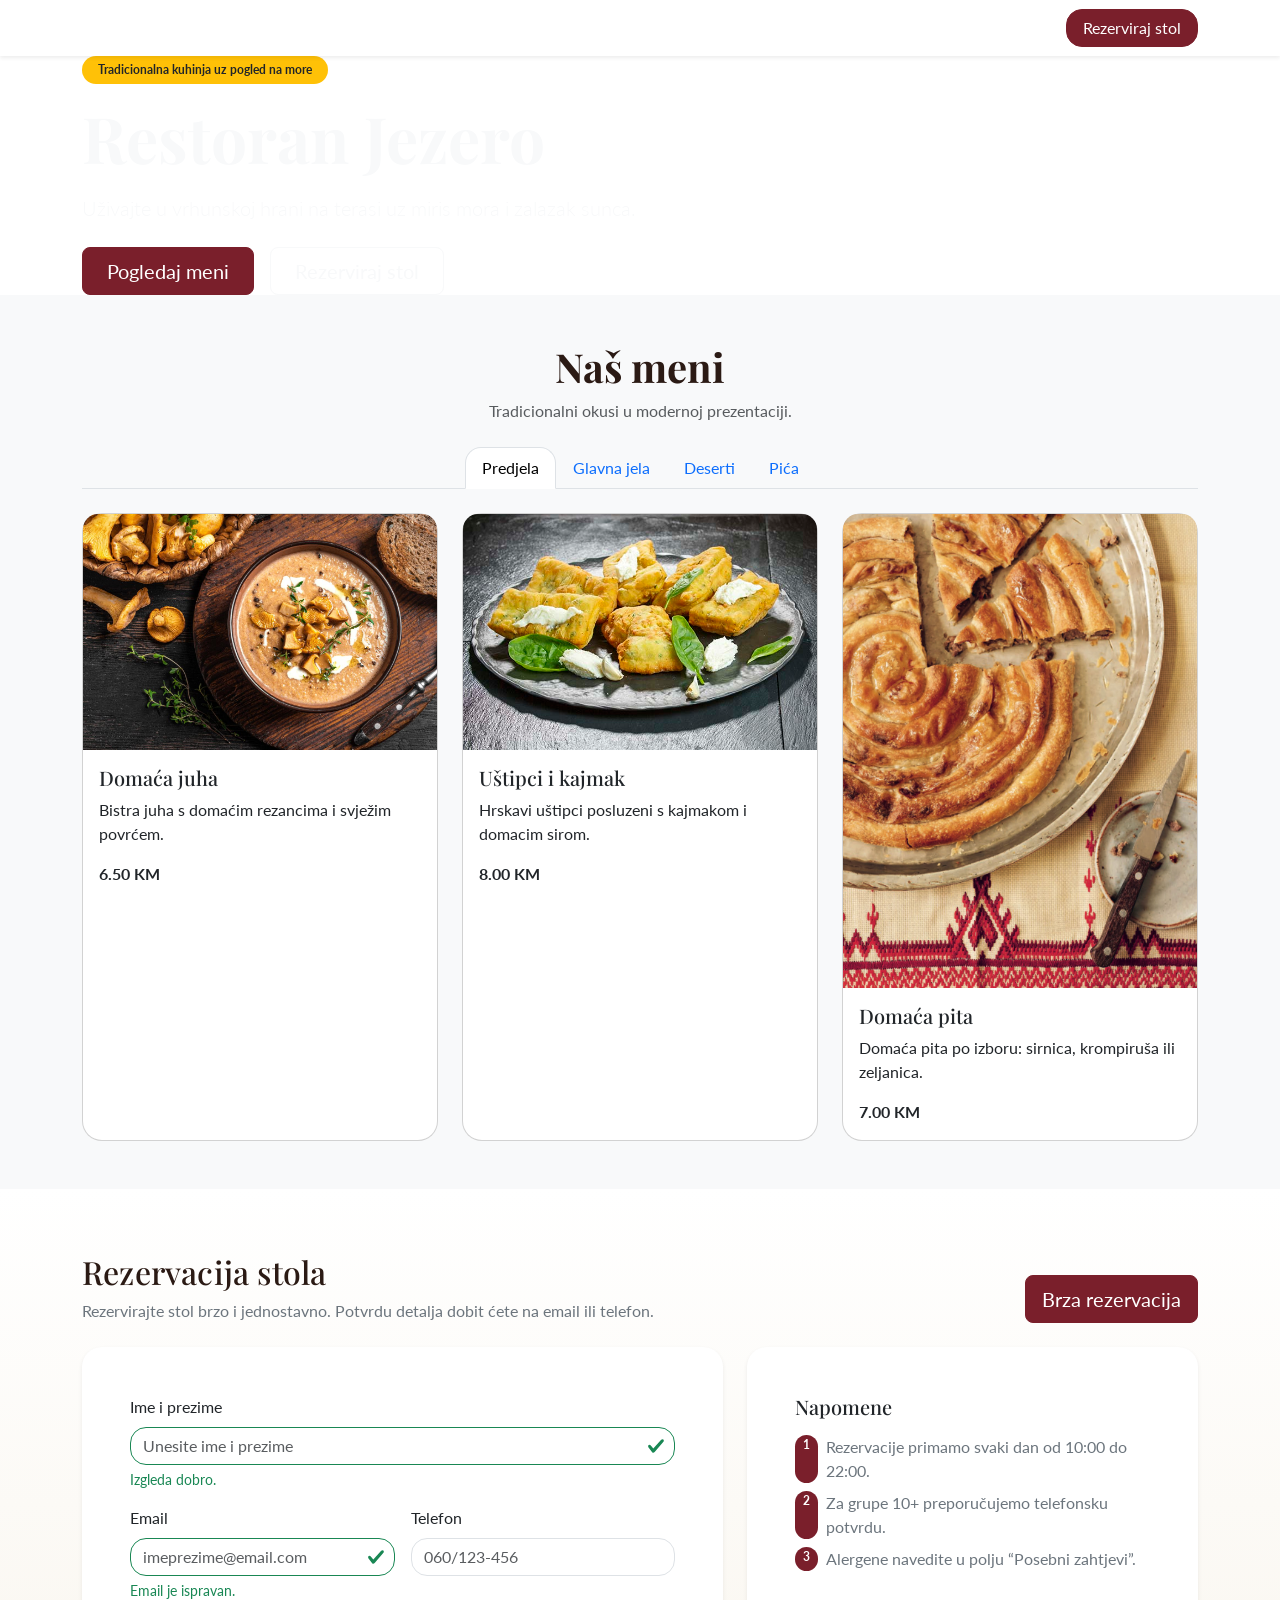
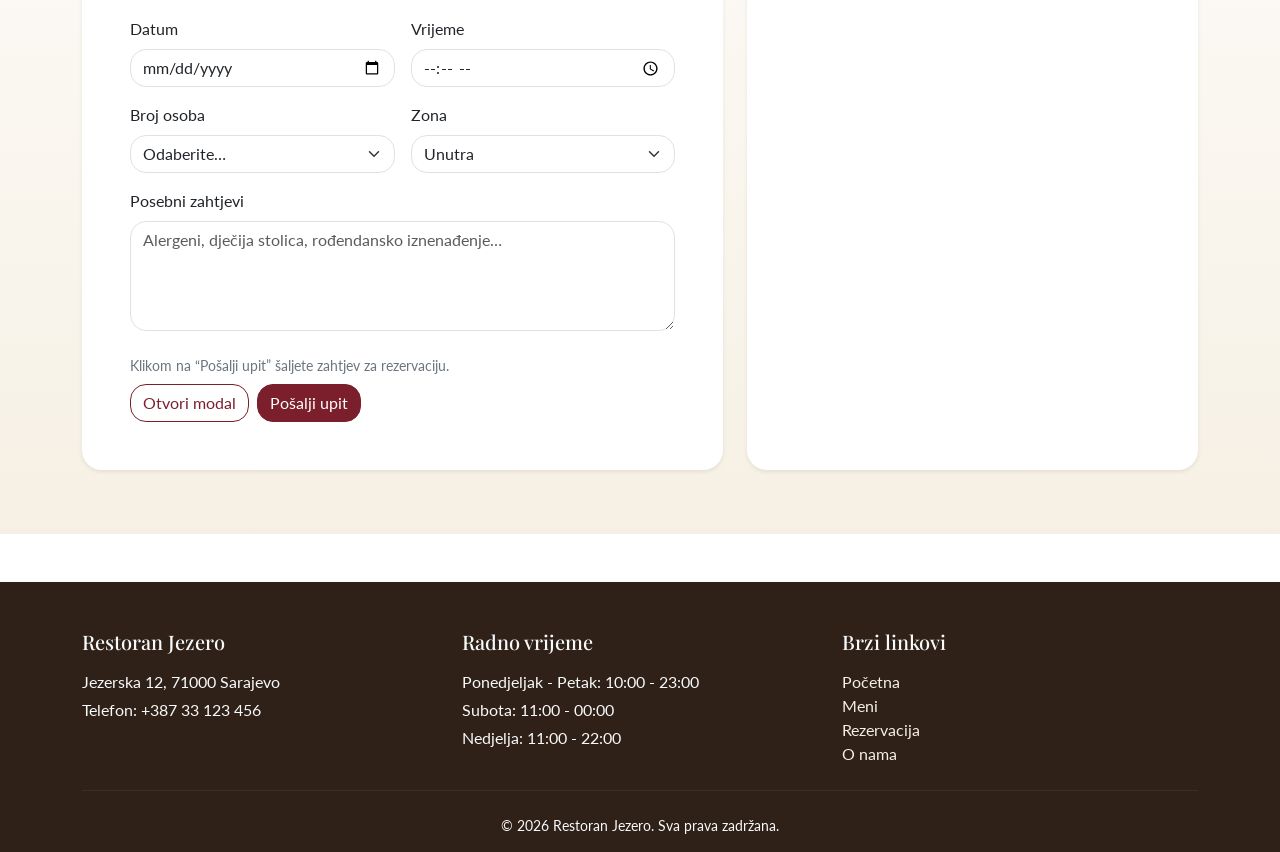
<file: index.html>
<!DOCTYPE html>
<html lang="hr">
<head>
    <meta charset="UTF-8">
    <meta name="viewport" content="width=device-width, initial-scale=1.0">
    <title>Restoran Jezero</title>
    <link href="https://cdn.jsdelivr.net/npm/bootstrap@5.3.3/dist/css/bootstrap.min.css" rel="stylesheet">
    <link rel="stylesheet" href="style.css">
</head>
<body>

    <!-- ============================================
         NAVIGACIJA — radi: [Luka Pasalic - Lead Dev]
         Branch: feature/navigacija
         ============================================ -->

    <nav id="pocetna" class="navbar navbar-expand-lg navbar-dark bg-jezero-nav sticky-top shadow-sm">
        <div class="container">
            <a class="navbar-brand fw-bold" href="#pocetna">Restoran Jezero</a>
            <button class="navbar-toggler" type="button" data-bs-toggle="collapse" data-bs-target="#mainNavbar"
                aria-controls="mainNavbar" aria-expanded="false" aria-label="Toggle navigation">
                <span class="navbar-toggler-icon"></span>
            </button>

            <div class="collapse navbar-collapse" id="mainNavbar">
                <ul class="navbar-nav ms-auto mb-2 mb-lg-0 align-items-lg-center">
                    <li class="nav-item">
                        <a class="nav-link active" aria-current="page" href="#pocetna">Početna</a>
                    </li>
                    <li class="nav-item">
                        <a class="nav-link" href="#meni">Meni</a>
                    </li>
                    <li class="nav-item">
                        <a class="nav-link" href="#rezervacija">Rezervacija</a>
                    </li>
                    <li class="nav-item">
                        <a class="nav-link" href="#o-nama">O nama</a>
                    </li>
                    <li class="nav-item">
                        <a class="nav-link" href="#kontakt">Kontakt</a>
                    </li>
                    <li class="nav-item ms-lg-3 mt-2 mt-lg-0">
                        <button class="btn btn-primary px-3" type="button" data-bs-toggle="modal" data-bs-target="#rezervacijaModal">
                            Rezerviraj stol
                        </button>
                    </li>
                </ul>
            </div>
        </div>
    </nav>
    <!-- TODO: Navbar s logom "Restoran Jezero", linkovima
         (Početna, Meni, Rezervacija, O nama, Kontakt)
         i gumbom "Rezerviraj stol" koji otvara modal.
         Na mobitelu hamburger meni. Sticky top. -->


    <!-- ============================================
         HERO — radi: Karlo Buljan (UI Dev)
         Branch: feature/hero
         ============================================ -->

    <!-- TODO: Hero sekcija s backgroundom (bg-dark text-white),
         min-height 90vh, naslov restorana, kratak opis,
         dva gumba: "Pogledaj meni" i "Rezerviraj stol".
         Centriran sadržaj. -->
    <!-- ===== KARLO BULJAN START: HERO SEKCIJA ===== -->
    <!-- HERO WRAPPER: min-height 90vh + pozadinska slika + centriranje sadržaja -->
    <header id="hero" class="hero-section d-flex align-items-center">
        <!-- CONTAINER: ograničava širinu sadržaja i drži layout urednim -->
        <div class="container">
            <!-- ROW + COL: Bootstrap grid za responzivnu širinu teksta -->
            <div class="row">
                <!-- col-lg-7: širi tekst na desktopu, puni ekran na mobitelu -->
                <div class="col-12 col-lg-7">
                    <!-- badge: mali dekorativni label iznad naslova -->
                    <span class="badge rounded-pill bg-warning text-dark px-3 py-2 mb-3">
                        Tradicionalna kuhinja uz pogled na more
                    </span>

                    <!-- display-3: veliki naslov, fw-bold: deblji font -->
                    <h1 class="display-3 fw-bold text-light mb-3">
                        Restoran Jezero
                    </h1>

                    <!-- lead: istaknut uvodni tekst -->
                    <p class="lead text-light mb-4">
                        Uživajte u vrhunskoj hrani na terasi uz miris mora i zalazak
                        sunca.
                    </p>

                    <!-- d-flex + gap: horizontalni raspored dugmadi sa razmakom -->
                    <div class="d-flex flex-wrap gap-3">
                        <!-- btn btn-primary: glavno CTA dugme -->
                        <a href="#meni" class="btn btn-primary btn-lg px-4 py-2">
                            Pogledaj meni
                        </a>
                        <!-- btn-outline-light: sekundarno dugme -->
                        <a href="#rezervacija" class="btn btn-outline-light btn-lg px-4 py-2" data-bs-toggle="modal" data-bs-target="#rezervacijaModal">
                            Rezerviraj stol
                        </a>
                    </div>
                </div>
            </div>
        </div>
    </header>
    <!-- ===== KARLO BULJAN END: HERO SEKCIJA ===== -->


    <!-- ============================================
         MENI — radi: [ime učenika - UI Dev]
         Branch: feature/meni
         ============================================ -->

    <!-- TODO: Sekcija s naslovom "Naš meni".
         Tabovi (Bootstrap nav-tabs) ili accordion za kategorije:
         Predjela / Glavna jela / Deserti / Pića.
         Svaka kategorija: min 3 kartice s nazivom, opisom i cijenom.
         Grid: col-md-4. -->
  <!-- ============================================
         MENI — radi: Viktor Cacija
         Branch: feature/meni
         ============================================ -->
    <section id="meni" class="py-5 bg-light">
        <div class="container">
            <div class="text-center mb-4">
                <h2 class="display-6 fw-bold">Naš meni</h2>
                <p class="text-muted mb-0">Tradicionalni okusi u modernoj prezentaciji.</p>
            </div>

            <ul class="nav nav-tabs justify-content-center mb-4" id="meniTabs" role="tablist">
                <li class="nav-item" role="presentation">
                    <button class="nav-link active" id="predjela-tab" data-bs-toggle="tab" data-bs-target="#predjela"
                        type="button" role="tab" aria-controls="predjela" aria-selected="true">Predjela</button>
                </li>
                <li class="nav-item" role="presentation">
                    <button class="nav-link" id="glavna-tab" data-bs-toggle="tab" data-bs-target="#glavna" type="button"
                        role="tab" aria-controls="glavna" aria-selected="false">Glavna jela</button>
                </li>
                <li class="nav-item" role="presentation">
                    <button class="nav-link" id="deserti-tab" data-bs-toggle="tab" data-bs-target="#deserti" type="button"
                        role="tab" aria-controls="deserti" aria-selected="false">Deserti</button>
                </li>
                <li class="nav-item" role="presentation">
                    <button class="nav-link" id="pica-tab" data-bs-toggle="tab" data-bs-target="#pica" type="button"
                        role="tab" aria-controls="pica" aria-selected="false">Pića</button>
                </li>
            </ul>

            <div class="tab-content" id="meniTabsContent">
                <div class="tab-pane fade show active" id="predjela" role="tabpanel" aria-labelledby="predjela-tab">
                    <div class="row g-4">
                        <div class="col-sm-6 col-md-4">
                            <div class="card h-100 menu-card">
                                <img src="slike/juva.jpeg" class="card-img-top" alt="Domaca juha">
                                <div class="card-body">
                                    <h5 class="card-title">Domaća juha</h5>
                                    <p class="card-text">Bistra juha s domaćim rezancima i svježim povrćem.</p>
                                    <span class="fw-bold menu-price">6.50 KM</span>
                                </div>
                            </div>
                        </div>
                        <div class="col-sm-6 col-md-4">
                            <div class="card h-100 menu-card">
                                <img src="slike/ustipci_sa_spanacem_tx_1.jpg" class="card-img-top" alt="Ustipci i kajmak">
                                <div class="card-body">
                                    <h5 class="card-title">Uštipci i kajmak</h5>
                                    <p class="card-text">Hrskavi uštipci posluzeni s kajmakom i domacim sirom.</p>
                                    <span class="fw-bold menu-price">8.00 KM</span>
                                </div>
                            </div>
                        </div>
                        <div class="col-sm-6 col-md-4">
                            <div class="card h-100 menu-card">
                                <img src="slike/burek-scaled.jpg" class="card-img-top" alt="Pita na komad">
                                <div class="card-body">
                                    <h5 class="card-title">Domaća pita</h5>
                                    <p class="card-text">Domaća pita po izboru: sirnica, krompiruša ili zeljanica.</p>
                                    <span class="fw-bold menu-price">7.00 KM</span>
                                </div>
                            </div>
                        </div>
                    </div>
                </div>

                <div class="tab-pane fade" id="glavna" role="tabpanel" aria-labelledby="glavna-tab">
                    <div class="row g-4">
                        <div class="col-sm-6 col-md-4">
                            <div class="card h-100 menu-card">
                                <img src="slike/beef-soup-potatoes12.webp" class="card-img-top" alt="Teleca corba">
                                <div class="card-body">
                                    <h5 class="card-title">Teleća čorba</h5>
                                    <p class="card-text">Kremasta čorba od teletine, po receptu nase kuće.</p>
                                    <span class="fw-bold menu-price">10.50 KM</span>
                                </div>
                            </div>
                        </div>
                        <div class="col-sm-6 col-md-4">
                            <div class="card h-100 menu-card">
                                <img src="slike/Sarma_shutterstock_2378699909.jpg" class="card-img-top" alt="Sarma">
                                <div class="card-body">
                                    <h5 class="card-title">Sarma</h5>
                                    <p class="card-text">Tradicionalna sarma od kiselog kupusa i junetine.</p>
                                    <span class="fw-bold menu-price">14.00 KM</span>
                                </div>
                            </div>
                        </div>
                        <div class="col-sm-6 col-md-4">
                            <div class="card h-100 menu-card">
                                <img src="slike/piletina-u-umaku-og-gljiva-1200x800.jpg" class="card-img-top" alt="Begova corba i piletina">
                                <div class="card-body">
                                    <h5 class="card-title">Piletina Jezero</h5>
                                    <p class="card-text">File piletine s povrćem i laganim umakom od vrhnja.</p>
                                    <span class="fw-bold menu-price">15.50 KM</span>
                                </div>
                            </div>
                        </div>
                    </div>
                </div>

                <div class="tab-pane fade" id="deserti" role="tabpanel" aria-labelledby="deserti-tab">
                    <div class="row g-4">
                        <div class="col-sm-6 col-md-4">
                            <div class="card h-100 menu-card">
                                <img src="slike/baklava.jpg" class="card-img-top" alt="Baklava">
                                <div class="card-body">
                                    <h5 class="card-title">Baklava</h5>
                                    <p class="card-text">Slatka baklava s orasima.</p>
                                    <span class="fw-bold menu-price">5.50 KM</span>
                                </div>
                            </div>
                        </div>
                        <div class="col-sm-6 col-md-4">
                            <div class="card h-100 menu-card">
                                <img src="slike/tufahja.jpg" class="card-img-top" alt="Tufahija">
                                <div class="card-body">
                                    <h5 class="card-title">Tufahija</h5>
                                    <p class="card-text">Pecena jabuka punjena orasima, sa slagom i sirupom.</p>
                                    <span class="fw-bold menu-price">6.00 KM</span>
                                </div>
                            </div>
                        </div>
                        <div class="col-sm-6 col-md-4">
                            <div class="card h-100 menu-card">
                                <img src="slike/umrasica.webp" class="card-img-top" alt="Hurmasica">
                                <div class="card-body">
                                    <h5 class="card-title">Hurmašica</h5>
                                    <p class="card-text">Mekani tradicionalni kolac preliven laganim agdom.</p>
                                    <span class="fw-bold menu-price">5.00 KM</span>
                                </div>
                            </div>
                        </div>
                    </div>
                </div>

                <div class="tab-pane fade" id="pica" role="tabpanel" aria-labelledby="pica-tab">
                    <div class="row g-4">
                        <div class="col-sm-6 col-md-4">
                            <div class="card h-100 menu-card">
                                <img src="slike/cok.jpg" class="card-img-top" alt="Domaci sok">
                                <div class="card-body">
                                    <h5 class="card-title">Domaći sok</h5>
                                    <p class="card-text">Svježe cijeđeni sok od voća po želji.</p>
                                    <span class="fw-bold menu-price">4.50 KM</span>
                                </div>
                            </div>
                        </div>
                        <div class="col-sm-6 col-md-4">
                            <div class="card h-100 menu-card">
                                <img src="slike/fuka.jpg" class="card-img-top" alt="Bosanska kafa">
                                <div class="card-body">
                                    <h5 class="card-title">Bosanska kahva</h5>
                                    <p class="card-text">Servirana u fildzanu, uz rahat lokum.</p>
                                    <span class="fw-bold menu-price">3.50 KM</span>
                                </div>
                            </div>
                        </div>
                        <div class="col-sm-6 col-md-4">
                            <div class="card h-100 menu-card">
                                <img src="slike/ćaj.jpg" class="card-img-top" alt="Domaci caj">
                                <div class="card-body">
                                    <h5 class="card-title">Domaći čaj</h5>
                                    <p class="card-text">Biljni čaj od mente, kamilice ili lipe.</p>
                                    <span class="fw-bold menu-price">3.00 KM</span>
                                </div>
                            </div>
                        </div>
                    </div>
                </div>
            </div>
        </div>
    </section>



    <!-- ============================================
         REZERVACIJA — radi: [ime učenika - Form Dev]
         Branch: feature/rezervacija
         ============================================ -->

    <section id="rezervacija" class="section-padding bg-surface">
        <div class="container">
            <div class="row align-items-end g-3 mb-4">
                <div class="col-lg-8">
                    <h2 class="section-title mb-2">Rezervacija stola</h2>
                    <p class="text-secondary mb-0">Rezervirajte stol brzo i jednostavno. Potvrdu detalja dobit ćete na email ili telefon.</p>
                </div>
                <div class="col-lg-4 text-lg-end">
                    <button type="button" class="btn btn-primary btn-lg" data-bs-toggle="modal" data-bs-target="#rezervacijaModal">
                        Brza rezervacija
                    </button>
                </div>
            </div>

            <div class="row g-4">
                <div class="col-lg-7">
                    <div class="card shadow-sm border-0">
                        <div class="card-body p-4 p-md-5">
                            <form class="row g-3" action="#" method="post">
                                <div class="col-12">
                                    <label for="rezIme" class="form-label">Ime i prezime</label>
                                    <input id="rezIme" name="ime" type="text" class="form-control is-valid" placeholder="Unesite ime i prezime" required>
                                    <div class="valid-feedback">Izgleda dobro.</div>
                                    <div class="invalid-feedback">Unesite ime i prezime.</div>
                                </div>

                                <div class="col-md-6">
                                    <label for="rezEmail" class="form-label">Email</label>
                                    <input id="rezEmail" name="email" type="email" class="form-control is-valid" placeholder="imeprezime@email.com" required>
                                    <div class="valid-feedback">Email je ispravan.</div>
                                    <div class="invalid-feedback">Unesite ispravan email.</div>
                                </div>

                                <div class="col-md-6">
                                    <label for="rezTelefon" class="form-label">Telefon</label>
                                    <input id="rezTelefon" name="telefon" type="tel" class="form-control" placeholder="060/123-456" required>
                                    <div class="invalid-feedback">Unesite broj telefona.</div>
                                </div>

                                <div class="col-md-6">
                                    <label for="rezDatum" class="form-label">Datum</label>
                                    <input id="rezDatum" name="datum" type="date" class="form-control" required>
                                    <div class="invalid-feedback">Odaberite datum.</div>
                                </div>

                                <div class="col-md-6">
                                    <label for="rezVrijeme" class="form-label">Vrijeme</label>
                                    <input id="rezVrijeme" name="vrijeme" type="time" class="form-control" required>
                                    <div class="invalid-feedback">Odaberite vrijeme.</div>
                                </div>

                                <div class="col-md-6">
                                    <label for="rezOsobe" class="form-label">Broj osoba</label>
                                    <select id="rezOsobe" name="osobe" class="form-select" required>
                                        <option value="" selected disabled>Odaberite…</option>
                                        <option value="1">1</option>
                                        <option value="2">2</option>
                                        <option value="3">3</option>
                                        <option value="4">4</option>
                                        <option value="5">5</option>
                                        <option value="6">6</option>
                                        <option value="7">7</option>
                                        <option value="8">8</option>
                                        <option value="9">9</option>
                                        <option value="10">10</option>
                                    </select>
                                    <div class="invalid-feedback">Odaberite broj osoba (1–10).</div>
                                </div>

                                <div class="col-md-6">
                                    <label for="rezZona" class="form-label">Zona</label>
                                    <select id="rezZona" name="zona" class="form-select">
                                        <option value="unutra" selected>Unutra</option>
                                        <option value="terasa">Terasa</option>
                                        <option value="uz-jezero">Uz jezero</option>
                                    </select>
                                </div>

                                <div class="col-12">
                                    <label for="rezNapomena" class="form-label">Posebni zahtjevi</label>
                                    <textarea id="rezNapomena" name="napomena" class="form-control" rows="4" placeholder="Alergeni, dječija stolica, rođendansko iznenađenje…"></textarea>
                                </div>

                                <div class="col-12 d-flex flex-wrap gap-2 align-items-center justify-content-between pt-2">
                                    <div class="small text-secondary">Klikom na “Pošalji upit” šaljete zahtjev za rezervaciju.</div>
                                    <div class="d-flex flex-wrap gap-2">
                                        <button type="button" class="btn btn-outline-primary" data-bs-toggle="modal" data-bs-target="#rezervacijaModal">
                                            Otvori modal
                                        </button>
                                        <button type="submit" class="btn btn-primary">
                                            Pošalji upit
                                        </button>
                                    </div>
                                </div>
                            </form>
                        </div>
                    </div>
                </div>

                <div class="col-lg-5">
                    <div class="card h-100 shadow-sm border-0">
                        <div class="card-body p-4 p-md-5">
                            <h3 class="h5 mb-3">Napomene</h3>
                            <ul class="list-unstyled mb-0">
                                <li class="d-flex gap-2 mb-2">
                                    <span class="badge text-bg-primary rounded-pill">1</span>
                                    <span class="text-secondary">Rezervacije primamo svaki dan od 10:00 do 22:00.</span>
                                </li>
                                <li class="d-flex gap-2 mb-2">
                                    <span class="badge text-bg-primary rounded-pill">2</span>
                                    <span class="text-secondary">Za grupe 10+ preporučujemo telefonsku potvrdu.</span>
                                </li>
                                <li class="d-flex gap-2">
                                    <span class="badge text-bg-primary rounded-pill">3</span>
                                    <span class="text-secondary">Alergene navedite u polju “Posebni zahtjevi”.</span>
                                </li>
                            </ul>
                        </div>
                    </div>
                </div>
            </div>
        </div>
    </section>


    <!-- ============================================
         O NAMA + FOOTER — radi: [Luka Pasalic - Lead Dev]
         Branch: feature/footer
         ============================================ -->

    <footer id="kontakt" class="footer-jezero text-light pt-5 pb-3 mt-5">
        <div class="container">
            <div class="row g-4">
                <div class="col-12 col-md-4">
                    <h5 class="mb-3">Restoran Jezero</h5>
                    <p class="mb-1">Jezerska 12, 71000 Sarajevo</p>
                    <p class="mb-0">Telefon: +387 33 123 456</p>
                </div>
                <div class="col-12 col-md-4">
                    <h5 class="mb-3">Radno vrijeme</h5>
                    <p class="mb-1">Ponedjeljak - Petak: 10:00 - 23:00</p>
                    <p class="mb-1">Subota: 11:00 - 00:00</p>
                    <p class="mb-0">Nedjelja: 11:00 - 22:00</p>
                </div>
                <div class="col-12 col-md-4">
                    <h5 class="mb-3">Brzi linkovi</h5>
                    <ul class="list-unstyled mb-0">
                        <li><a class="footer-link" href="#pocetna">Početna</a></li>
                        <li><a class="footer-link" href="#meni">Meni</a></li>
                        <li><a class="footer-link" href="#rezervacija">Rezervacija</a></li>
                        <li><a class="footer-link" href="#o-nama">O nama</a></li>
                    </ul>
                </div>
            </div>
            <hr class="border-light border-opacity-25 my-4">
            <p class="text-center small mb-0">&copy; 2026 Restoran Jezero. Sva prava zadržana.</p>
        </div>
    </footer>


    <!-- Modal za rezervaciju — koriste i navigacija i hero -->
    <!-- TODO: Modal s kratkom formom (ime, datum, broj osoba)
         i dva gumba: Odustani / Potvrdi -->

    <div class="modal fade" id="rezervacijaModal" tabindex="-1" aria-labelledby="rezervacijaModalLabel" aria-hidden="true">
        <div class="modal-dialog modal-dialog-centered">
            <div class="modal-content">
                <div class="modal-header">
                    <h2 class="modal-title fs-5" id="rezervacijaModalLabel">Brza rezervacija</h2>
                    <button type="button" class="btn-close" data-bs-dismiss="modal" aria-label="Zatvori"></button>
                </div>
                <div class="modal-body">
                    <form class="row g-3" action="#" method="post">
                        <div class="col-12">
                            <label for="modalIme" class="form-label">Ime</label>
                            <input id="modalIme" name="modalIme" type="text" class="form-control" placeholder="Vaše ime" required>
                            <div class="invalid-feedback">Unesite ime.</div>
                        </div>
                        <div class="col-sm-6">
                            <label for="modalDatum" class="form-label">Datum</label>
                            <input id="modalDatum" name="modalDatum" type="date" class="form-control" required>
                            <div class="invalid-feedback">Odaberite datum.</div>
                        </div>
                        <div class="col-sm-6">
                            <label for="modalOsobe" class="form-label">Osobe</label>
                            <select id="modalOsobe" name="modalOsobe" class="form-select" required>
                                <option value="" selected disabled>Odaberite…</option>
                                <option value="1">1</option>
                                <option value="2">2</option>
                                <option value="3">3</option>
                                <option value="4">4</option>
                                <option value="5">5</option>
                                <option value="6">6</option>
                                <option value="7">7</option>
                                <option value="8">8</option>
                                <option value="9">9</option>
                                <option value="10">10</option>
                            </select>
                            <div class="invalid-feedback">Odaberite broj osoba.</div>
                        </div>
                    </form>
                    <div class="small text-secondary mt-3">Ovo je brzi upit. Za dodatne želje koristite punu formu u sekciji “Rezervacija”.</div>
                </div>
                <div class="modal-footer">
                    <button type="button" class="btn btn-outline-secondary" data-bs-dismiss="modal">Odustani</button>
                    <button type="button" class="btn btn-primary" data-bs-dismiss="modal">Potvrdi</button>
                </div>
            </div>
        </div>
    </div>

    <script src="https://cdn.jsdelivr.net/npm/bootstrap@5.3.3/dist/js/bootstrap.bundle.min.js"></script>
</body>
</html>
</file>
<file: style.css>
/* ================================================
   Restoran Jezero — Custom CSS
   Bootstrap-only projekt (bez custom JS-a)
   ================================================ */

   @import url('https://fonts.googleapis.com/css2?family=Playfair+Display:wght@400;600;700&family=Lato:wght@300;400;700&display=swap');

   :root {
       /* TODO (CSS Dev / Lead Dev):
          Postavi boje brenda restorana.
          Preporučena paleta: tople, zemljane boje.
          Primjer: bordo, zlatna, krem.
   
          --bs-primary: ;
          --bs-primary-rgb: ;
          --bs-body-font-family: ;
          --bs-border-radius: ;
       */
       --bs-primary: #d4a64a;
       --bs-primary-rgb: 212, 166, 74;
       --bs-body-font-family: 'Lato', sans-serif;
       --bs-border-radius: 0.6rem;
       --jezero-krem: #f6efe2;
       --jezero-smedja: #2f2118;
   }
   
   /* TIPOGRAFIJA: naslovi koriste Playfair zbog elegantnijeg izgleda */
   h1, h2, h3, h4, h5, h6 {
       font-family: 'Playfair Display', serif;
   }

   /* Footer (Luka Pasalic): elegantan i topao završetak stranice */
   .footer-jezero {
       background-color: #2f2118;
   }

   .footer-link {
       color: #f6efe2;
       text-decoration: none;
       transition: color 0.2s ease;
   }

   .footer-link:hover,
   .footer-link:focus {
       color: #d4a64a;
   }
   @import url('https://fonts.googleapis.com/css2?family=Playfair+Display:wght@400;600;700&family=Lato:wght@300;400;700&display=swap');

:root {
  /* Brand palette (tople, zemljane boje) */
  --jezero-bordo: #7a1f2b;
  --jezero-bordo-rgb: 122, 31, 43;
  --jezero-zlatna: #c8a24a;
  --jezero-krem: #f6f0e4;
  --jezero-tamna: #2b1a14;

  /* Bootstrap overrides */
  --bs-primary: var(--jezero-bordo);
  --bs-primary-rgb: var(--jezero-bordo-rgb);
  --bs-body-font-family: "Lato", system-ui, -apple-system, "Segoe UI", Roboto, Arial, sans-serif;
  --bs-border-radius: 1rem;
}

body {
  color: var(--jezero-tamna);
  background: #fff;
}

h1, h2, h3, h4, h5, h6,
.section-title {
  font-family: "Playfair Display", Georgia, "Times New Roman", serif;
}

.section-padding {
  padding: clamp(3rem, 5vw, 5rem) 0;
}

.bg-surface {
  background: linear-gradient(180deg, #ffffff 0%, var(--jezero-krem) 100%);
}

.section-title {
  letter-spacing: 0.2px;
}

.btn-primary {
  --bs-btn-bg: var(--jezero-bordo);
  --bs-btn-border-color: var(--jezero-bordo);
  --bs-btn-hover-bg: #641824;
  --bs-btn-hover-border-color: #641824;
  --bs-btn-active-bg: #571420;
  --bs-btn-active-border-color: #571420;
}

.btn-outline-primary {
  --bs-btn-color: var(--jezero-bordo);
  --bs-btn-border-color: var(--jezero-bordo);
  --bs-btn-hover-bg: var(--jezero-bordo);
  --bs-btn-hover-border-color: var(--jezero-bordo);
}

.card {
  border-radius: 1.25rem;
}

.form-control:focus,
.form-select:focus {
  border-color: rgba(var(--jezero-bordo-rgb), 0.5);
  box-shadow: 0 0 0 .25rem rgba(var(--jezero-bordo-rgb), 0.15);
}

/* Poboljšanje vidljivosti validacijskih ikona na svijetloj podlozi */
.is-valid,
.is-invalid {
  background-position: right calc(.375em + .5rem) center;
}
</file>
